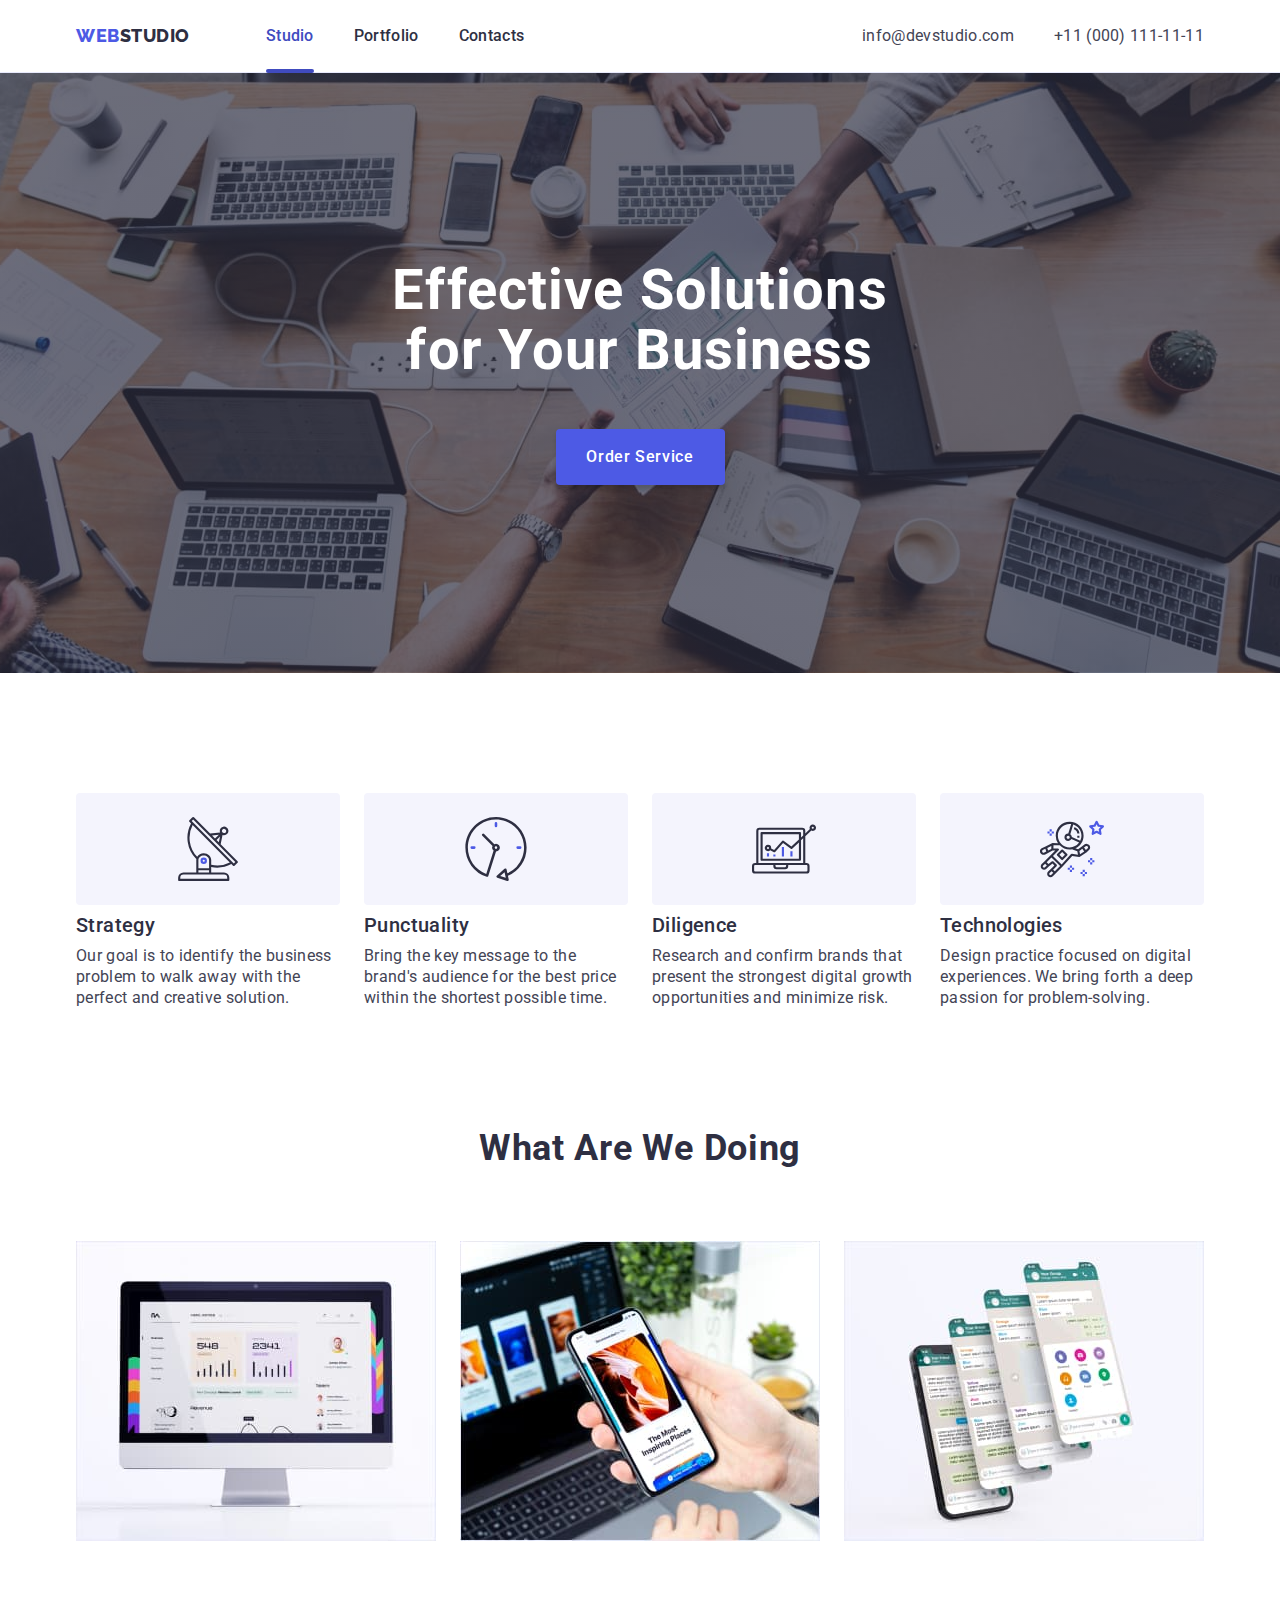
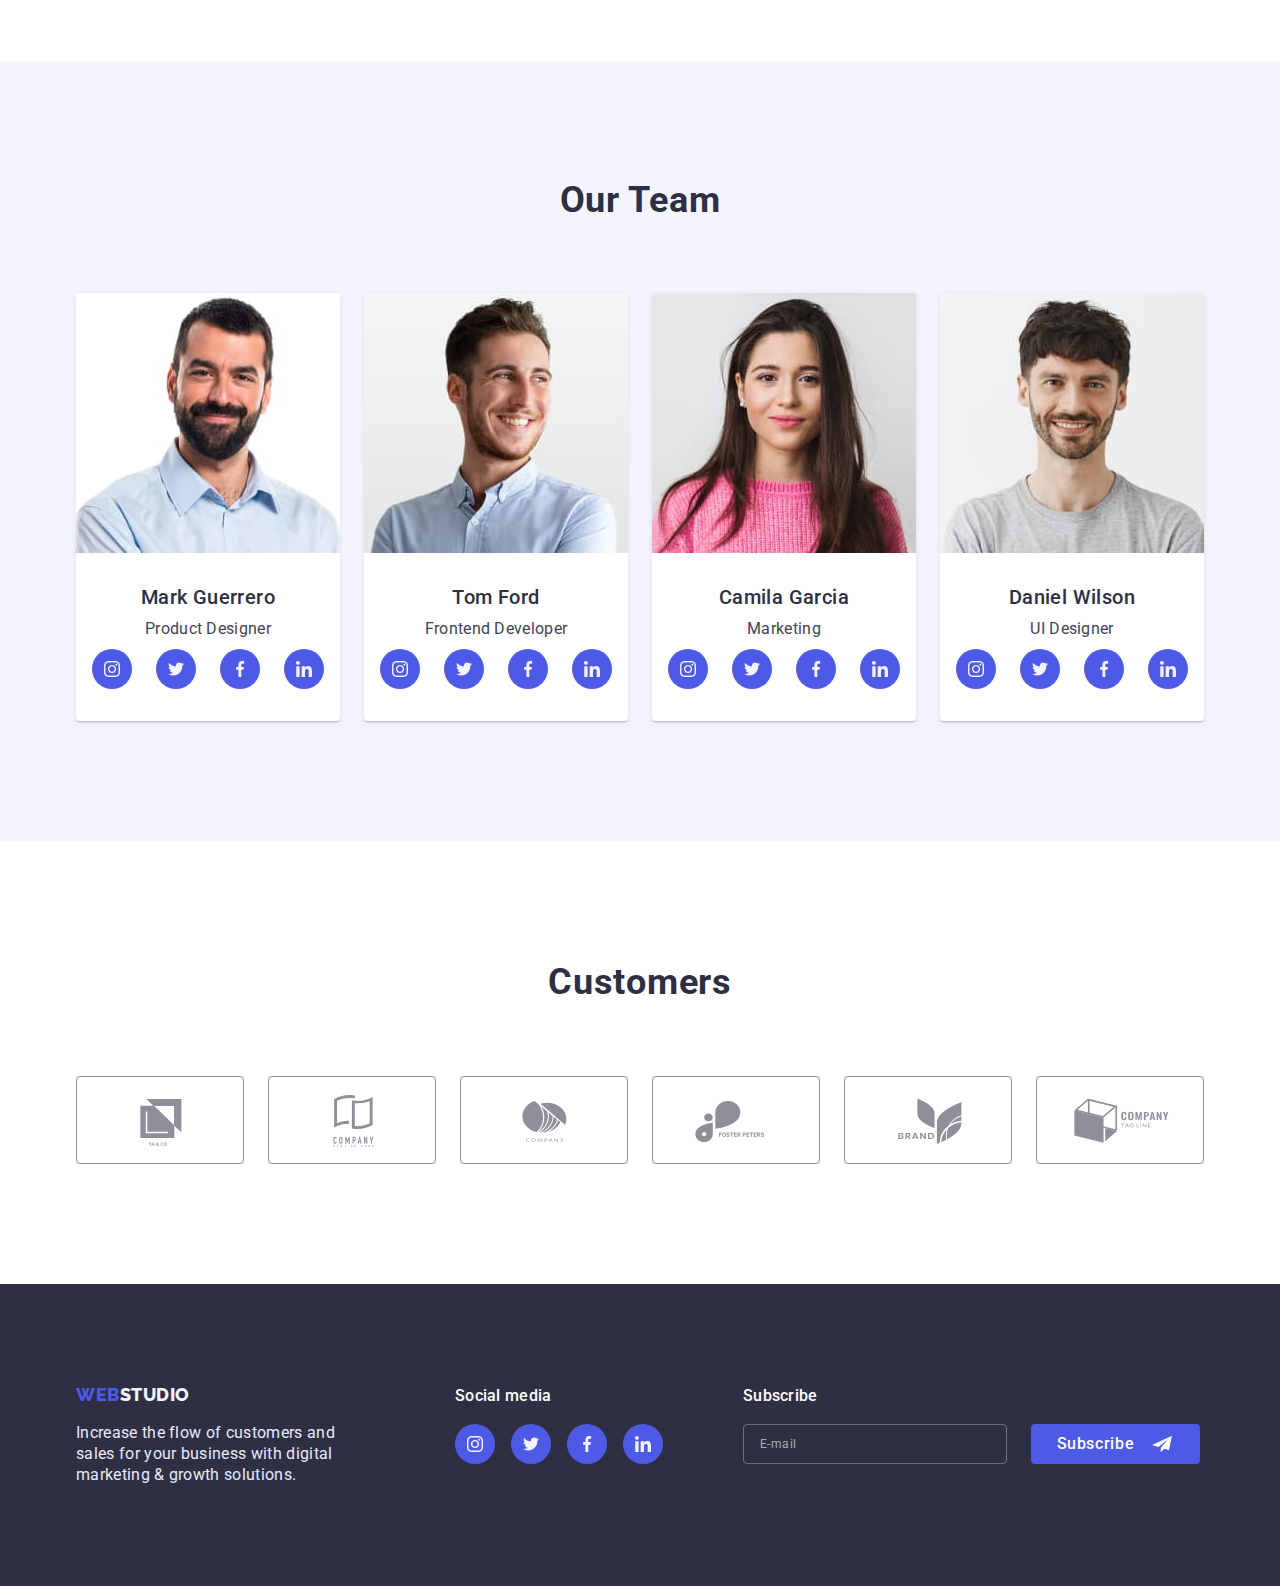
<file: index.html>
<!DOCTYPE html>
<html lang="en">
<head>
    <meta charset="UTF-8">
    <meta http-equiv="X-UA-Compatible" content="IE=edge">
    <meta name="viewport" content="width=device-width, initial-scale=1.0">
    <title>WedStudio</title>
    <link rel="preconnect" href="https://fonts.googleapis.com">
    <link rel="preconnect" href="https://fonts.gstatic.com" crossorigin>
    <link href="https://fonts.googleapis.com/css2?family=Raleway:wght@800&family=Roboto:wght@400;500;700;900&display=swap" rel="stylesheet">
    <link rel="stylesheet" href="https://cdnjs.cloudflare.com/ajax/libs/modern-normalize/1.1.0/modern-normalize.min.css">
    <link rel="stylesheet" href="css/styles.css">
</head>
<body>
    <!--Шапка-->
    <header class="header-website">
        <div class="container header-main">
        <nav class="header-nav">
            <a href="./index.html" class="header-logo logo link">Web<span class="logo-studio">Studio</span></a>
            <ul class="header-list list">
                <li><a class="header-link link current" href="./index.html">Studio</a></li>
                <li><a class="header-link link" href="./portfolio.html">Portfolio</a></li>
                <li><a class="header-link link" href="">Contacts</a></li>
            </ul>
        </nav>
        <address class="address">
            <ul class="address-list list">
                <li><a class="contacts link" href="mailto:info@devstudio.com">info@devstudio.com</a></li>
                <li><a class="contacts link" href="tel:+110001111111">+11 (000) 111-11-11</a></li>
            </ul>
        </address>  
        </div>   
    </header>

    <!--Унікальний Зміст-->
    <main>
        <section class="hero">
            <div class="container">
            <h1 class="title">Effective Solutions 
                for Your Business</h1>
            <button type="button" class="button-hero" data-modal-open>Order Service</button>
            </div>
        </section>

        <section class="information">
            <div class="container">
            <h2 hidden>Info</h2>
            <ul class="info-list list">
                <li class="item-info">
                    <div class="info-icon">
                        <svg width="64" height="64">
                            <use href="./images/icons.svg#icon-antenna"></use>
                        </svg>
                    </div>
                    <h3 class="info-caption">Strategy</h3>
                    <p class="info-text">Our goal is to identify the business problem to walk away with the perfect and creative solution. </p>
                </li>
                <li class="item-info">
                    <div class="info-icon">
                        <svg width="64" height="64">
                            <use href="./images/icons.svg#icon-clock"></use>
                        </svg>
                    </div>
                    <h3 class="info-caption">Punctuality</h3>
                    <p class="info-text">Bring the key message to the brand's audience for the best price within the shortest possible time.</p>
                </li>
                <li class="item-info">
                    <div class="info-icon">
                        <svg width="64" height="64">
                            <use href="./images/icons.svg#icon-diagram"></use>
                        </svg>
                    </div>
                    <h3 class="info-caption">Diligence</h3>
                    <p class="info-text">Research and confirm brands that present the strongest digital growth opportunities and minimize risk.</p>
                </li>
                <li class="item-info">
                    <div class="info-icon">
                        <svg width="64" height="64">
                            <use href="./images/icons.svg#icon-astronaut"></use>
                        </svg>
                    </div>
                    <h3 class="info-caption">Technologies</h3>
                    <p class="info-text">Design practice focused on digital experiences. We bring forth a deep passion for problem-solving.</p>
                </li>
            </ul>
            </div>
        </section>

        <section class="company-work">
            <div class="container">
            <h2 class="title-company-work">What are we doing</h2>
            <ul class="company-work-list list">
                <li class="company-work-cards">
                    <img src="./images/site.jpg"
                    alt="site"
                    width="360"
                    height="300"></li>

                <li class="company-work-cards">
                    <img src="./images/chat.jpg" 
                    alt="chat"
                    width="360"
                    height="300"></li>

                <li class="company-work-cards">
                    <img src="./images/application.jpg" 
                    alt="mobile application"
                    width="360"
                    height="300"></li>
            </ul>
            </div>
        </section>

        <section class="team">
            <div class="container">
            <h2 class="title-team">Our Team</h2> 

            <ul class="team-list list">
                <li class="item-team">
                    <img src="./images/TeamCard1.jpg" 
                    alt="Product Designer"
                    width="264"
                    height="260">
                    <div class="team-text">
                    <h3 class="team-caption">Mark Guerrero</h3>
                    <p class="team-position">Product Designer</p>
                    <ul class="team-soc-list list">
                        <li class="team-soc-item">
                            <a href="" class="team-soc-link link">
                                <svg width="16" height="16">
                                <use href="./images/icons.svg#icon-instagram"></use>
                                </svg>
                            </a>
                        </li>
                        <li class="team-soc-item">
                            <a href="" class="team-soc-link link">
                                <svg width="16" height="16">
                                <use href="./images/icons.svg#icon-twitter"></use>
                                </svg>
                            </a>
                        </li>
                        <li class="team-soc-item">
                            <a href="" class="team-soc-link link">
                                <svg width="16" height="16">
                                <use href="./images/icons.svg#icon-facebook"></use>
                                </svg>
                            </a>
                        </li>
                        <li class="team-soc-item">
                            <a href="" class="team-soc-link link">
                                <svg width="16" height="16">
                                <use href="./images/icons.svg#icon-linkedin"></use>
                                </svg>
                            </a>
                        </li>
                    </ul>
                    </div>
                </li>
                <li class="item-team">
                    <img src="./images/TeamCard2.jpg" 
                    alt="Frontend Developer"
                    width="264"
                    height="260">
                    <div class="team-text">
                    <h3 class="team-caption">Tom Ford</h3>
                    <p class="team-position">Frontend Developer</p>
                    <ul class="team-soc-list list">
                        <li class="team-soc-item">
                            <a href="" class="team-soc-link link">
                                <svg width="16" height="16">
                                <use href="./images/icons.svg#icon-instagram"></use>
                                </svg>
                            </a>
                        </li>
                        <li class="team-soc-item">
                            <a href="" class="team-soc-link link">
                                <svg width="16" height="16">
                                <use href="./images/icons.svg#icon-twitter"></use>
                                </svg>
                            </a>
                        </li>
                        <li class="team-soc-item">
                            <a href="" class="team-soc-link link">
                                <svg width="16" height="16">
                                <use href="./images/icons.svg#icon-facebook"></use>
                                </svg>
                            </a>
                        </li>
                        <li class="team-soc-item">
                            <a href="" class="team-soc-link link">
                                <svg width="16" height="16">
                                <use href="./images/icons.svg#icon-linkedin"></use>
                                </svg>
                            </a>
                        </li>
                    </ul>
                    </div>
                </li>
                <li class="item-team">
                    <img src="./images/TeamCard3.jpg" 
                    alt="Marketing"
                    width="264"
                    height="260">
                    <div class="team-text">
                    <h3 class="team-caption">Camila Garcia</h3>
                    <p class="team-position">Marketing</p>
                    <ul class="team-soc-list list">
                        <li class="team-soc-item">
                            <a href="" class="team-soc-link link">
                                <svg width="16" height="16">
                                <use href="./images/icons.svg#icon-instagram"></use>
                                </svg>
                            </a>
                        </li>
                        <li class="team-soc-item">
                            <a href="" class="team-soc-link link">
                                <svg width="16" height="16">
                                <use href="./images/icons.svg#icon-twitter"></use>
                                </svg>
                            </a>
                        </li>
                        <li class="team-soc-item">
                            <a href="" class="team-soc-link link">
                                <svg width="16" height="16">
                                <use href="./images/icons.svg#icon-facebook"></use>
                                </svg>
                            </a>
                        </li>
                        <li class="team-soc-item">
                            <a href="" class="team-soc-link link">
                                <svg width="16" height="16">
                                <use href="./images/icons.svg#icon-linkedin"></use>
                                </svg>
                            </a>
                        </li>
                    </ul>
                    </div>
                </li>
                <li class="item-team">
                    <img src="./images/TeamCard4.jpg" 
                    alt="UI Designer"
                    width="264"
                    height="260">
                    <div class="team-text">
                    <h3 class="team-caption">Daniel Wilson</h3>
                    <p class="team-position">UI Designer</p>
                    <ul class="team-soc-list list">
                        <li class="team-soc-item">
                            <a href="" class="team-soc-link link">
                                <svg width="16" height="16">
                                <use href="./images/icons.svg#icon-instagram"></use>
                                </svg>
                            </a>
                        </li>
                        <li class="team-soc-item">
                            <a href="" class="team-soc-link link">
                                <svg width="16" height="16">
                                <use href="./images/icons.svg#icon-twitter"></use>
                                </svg>
                            </a>
                        </li>
                        <li class="team-soc-item">
                            <a href="" class="team-soc-link link">
                                <svg width="16" height="16">
                                <use href="./images/icons.svg#icon-facebook"></use>
                                </svg>
                            </a>
                        </li>
                        <li class="team-soc-item">
                            <a href="" class="team-soc-link link">
                                <svg width="16" height="16">
                                <use href="./images/icons.svg#icon-linkedin"></use>
                                </svg>
                            </a>
                        </li>
                    </ul>
                    </div>
                </li>
            </ul>
            </div>
        </section>

        <section class="customers">
            <div class="conteiner">
                <h2 class="title-customers">Customers</h2>
                    <ul class="customers-list list">
                        <li class="customers-icon-item">
                                <svg class="customers-icon"
                                 width="104" height="56">
                                    <use href="./images/icons.svg#icon-Logo1"></use>
                                </svg>
                        </li>
                        <li class="customers-icon-item">
                                <svg class="customers-icon"
                                 width="104" height="56">
                                    <use href="./images/icons.svg#icon-Logo2"></use>
                                </svg>
                        </li>
                        <li class="customers-icon-item">
                                <svg class="customers-icon"
                                 width="104" height="56">
                                    <use href="./images/icons.svg#icon-Logo3"></use>
                                </svg>
                        </li>
                        <li class="customers-icon-item">
                                <svg class="customers-icon"
                                 width="104" height="56">
                                    <use href="./images/icons.svg#icon-Logo4"></use>
                                </svg>
                        </li>
                        <li class="customers-icon-item">
                                <svg class="customers-icon"
                                 width="104" height="56">
                                    <use href="./images/icons.svg#icon-Logo5"></use>
                                </svg>
                        </li>
                        <li class="customers-icon-item">
                                <svg class="customers-icon"
                                 width="104" height="56">
                                    <use href="./images/icons.svg#icon-Logo6"></use>
                                </svg>
                        </li>
                    </ul>
            </div>
        </section>
    </main>

    <!--Нижня Частина-->
    <footer class="footer-website">
        <div class="container footer-content">
            <div class="footer-section">
                <a href="./index.html" class="logo link">Web<span class="logo-studio-footer">Studio</span></a>
                <p class="footer-text">Increase the flow of customers and 
                 sales for your business with digital 
                 marketing & growth solutions.</p>
            </div>
            
            <div class="footer-social-media">
                <p class="footer-title">Social media</p>
                <ul class="footer-soc-list list">
                    <li class="footer-soc-item">
                        <a href="" class="footer-soc-link link">
                            <svg width="16" height="16">
                                <use href="./images/icons.svg#icon-instagram"></use>
                            </svg>
                         </a>
                    </li>
                    <li class="footer-soc-item">
                        <a href="" class="footer-soc-link link">
                            <svg width="16" height="16">
                                <use href="./images/icons.svg#icon-twitter"></use>
                            </svg>
                        </a>
                    </li>
                    <li class="footer-soc-item">
                        <a href="" class="footer-soc-link link">
                            <svg width="16" height="16">
                                <use href="./images/icons.svg#icon-facebook"></use>
                            </svg>
                        </a>
                    </li>
                    <li class="footer-soc-item">
                        <a href="" class="footer-soc-link link">
                            <svg width="16" height="16">
                                <use href="./images/icons.svg#icon-linkedin"></use>
                            </svg>
                        </a>
                    </li>
                </ul>
            </div>

            <div >
                <p class="footer-title">Subscribe</p>
                <form class="footer-form">
                    <label class="footer-field">
                            <input class="modal-footer-input" 
                            type="text" 
                            name="subscribe"
                            placeholder="E-mail">
                    </label>

                    <button class="subscribe-button" type="submit">Subscribe
                        <svg class="frame" width="24" height="20">
                            <use href="./images/icons.svg#frame"></use>
                        </svg>
                    </button>
                </form>
            </div>
        </div>
    </footer>

<!--Модальне Вікно-->

    <div class="backdrop is-hidden" data-modal>
        <div class="modal">
            <button type="button" class="close-modal" data-modal-close >
                <svg class="modal-icon" width="8" height="8">
                <use href="./images/icons.svg#icon-close"></use>
                </svg>
            </button>
            <p class="modal-title">Leave your contacts and we will call you back</p>
            <form>
                <label class="modal-field">
                        <span class="modal-description">Name</span>
                        <input class="modal-input" 
                        type="text" 
                        name="user-name"
                        required>
                        <svg class="modal-input-icon" width="18" height="24">
                            <use href="./images/icons.svg#person-name"></use>
                        </svg>
                    
                </label>

                <label class="modal-field">
                        <span class="modal-description">Phone</span>
                        <input class="modal-input" 
                        type="tel" 
                        name="user-tel"
                        required>
                        <svg class="modal-input-icon" width="18" height="24">
                            <use href="./images/icons.svg#icon-phone"></use>
                        </svg>
                </label>

                <label class="modal-field">
                        <span class="modal-description">Email</span>
                        <input class="modal-input" 
                        type="email" 
                        name="user-email"
                        required>
                        <svg class="modal-input-icon" width="18" height="24">
                            <use href="./images/icons.svg#icon-email"></use>
                        </svg>
                </label>



                <label class="comment-field">
                    <span class="modal-description">Comment</span>
                    <textarea 
                    class="modal-comments" 
                    name="comment" 
                    placeholder="Text input"></textarea>
                </label>

                <div class="conditions-field">
                    <input type="checkbox"
                    class="modal-check visually-hidden"
                    id="privacy"
                    name="conditions"
                    value="consent">
                    <label for="privacy" class="text-conditions">
                        <span class="check-icon">
                            <svg width="10" height="8">
                                <use href="./images/icons.svg#icon-click"></use>
                            </svg>
                        </span> 
                    I accept the terms and conditions of the <a href="" class="link-conditions">Privacy Policy</a>
                    </label>
                </div>

                <button class="modal-button" type="submit">Send</button>
            </form>

        </div>
    </div>
    <script src="./js/modal.js"></script>
</body>
</html>
</file>
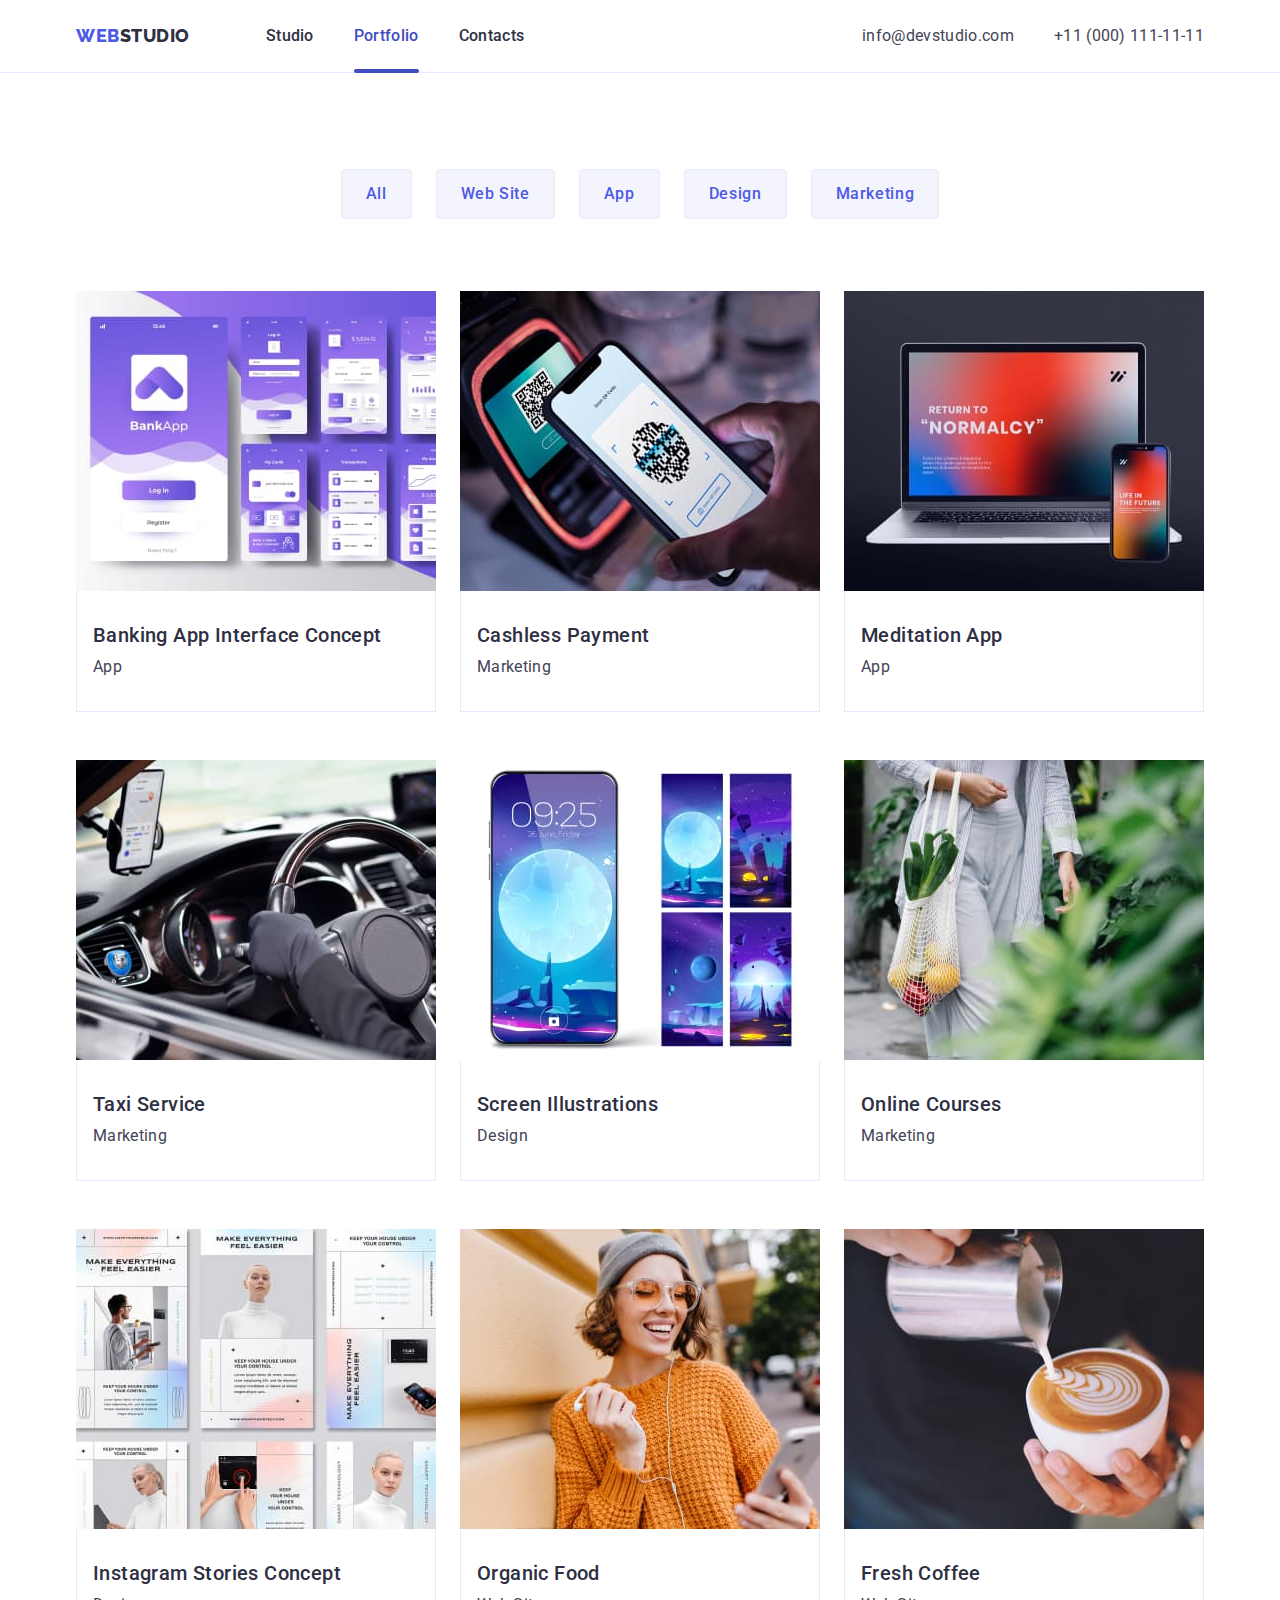
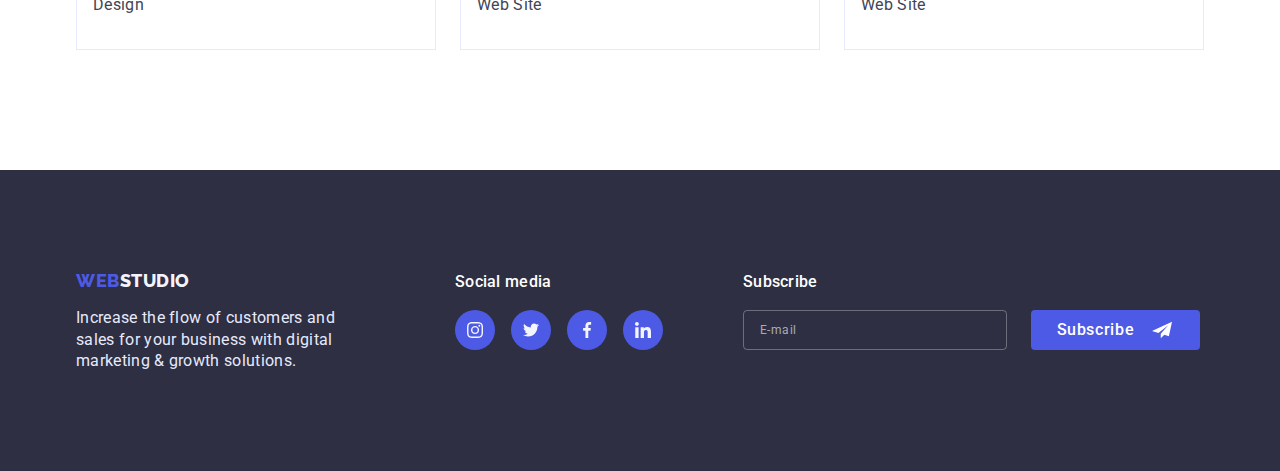
<file: portfolio.html>
<!DOCTYPE html>
<html lang="en">
<head>
    <meta charset="UTF-8">
    <meta http-equiv="X-UA-Compatible" content="IE=edge">
    <meta name="viewport" content="width=device-width, initial-scale=1.0">
    <title>WedStudio</title>
    <link rel="preconnect" href="https://fonts.googleapis.com">
    <link rel="preconnect" href="https://fonts.gstatic.com" crossorigin>
    <link href="https://fonts.googleapis.com/css2?family=Raleway:wght@800&family=Roboto:wght@400;500;700;900&display=swap" rel="stylesheet">
    <link rel="stylesheet" href="https://cdnjs.cloudflare.com/ajax/libs/modern-normalize/1.1.0/modern-normalize.min.css">
    <link rel="stylesheet" href="css/styles.css">
</head>
<body>
    <!--Шапка-->
    <header class="header-website">
        <div class="container header-main">
        <nav class="header-nav">
            <a href="./index.html" class="header-logo logo link">Web<span class="logo-studio">Studio</span></a>
            <ul class="header-list list">
                <li class="item-header"><a class="header-link link" href="./index.html">Studio</a></li>
                <li class="item-header"><a class="header-link link current" href="./portfolio.html">Portfolio</a></li>
                <li class="item-header"><a class="header-link link" href="">Contacts</a></li>
            </ul>
        </nav>
        <address class="address">
            <ul class="address-list list">
                <li class="item-contacts"><a class="contacts link" href="mailto:info@devstudio.com">info@devstudio.com</a></li>
                <li class="item-contacts"><a class="contacts link" href="tel:+110001111111">+11 (000) 111-11-11</a></li>
            </ul>
        </address>  
        </div>   
    </header>


    <!--Унікальний Зміст-->
    <main>
        <section class="portfolio">
            <div class="container">
            <h1 hidden>Navigation</h1>
            <ul class="list list-button">
                <li class="btn-item"><button type="button" class="button-nav">All</button></li>
                <li class="btn-item"><button type="button" class="button-nav">Web Site</button></li>
                <li class="btn-item"><button type="button" class="button-nav">App</button></li>
                <li class="btn-item"><button type="button" class="button-nav">Design</button></li>
                <li class="btn-item"><button type="button" class="button-nav">Marketing</button></li>
            </ul>

            <ul class="list list-card">
                <li class="row-cards">
                <a href="" class="link">
                    <div class="cards-wrap">
                    <img src="./images/portfolio1.jpg"
                    alt="Interface"
                    width="360"
                    height="300"> 
                    <p class="cards-cover-text">14 Stylish and User-Friendly App Design Concepts · Task Manager App · Calorie Tracker App · Exotic Fruit Ecommerce App · Cloud Storage App</p>
                    </div>
                    <div class="cards-container">
                    <h2 class="cards-caption">Banking App Interface Concept</h2>
                    <p class="cards-text">App</p>
                    </div> 
                </a> 
                </li>
                <li class="row-cards">
                <a href="" class="link">
                    <div class="cards-wrap">
                    <img src="./images/portfolio2.jpg" 
                    alt="Payments"
                    width="360"
                    height="300"> 
                    <p class="cards-cover-text">14 Stylish and User-Friendly App Design Concepts · Task Manager App · Calorie Tracker App · Exotic Fruit Ecommerce App · Cloud Storage App</p>
                    </div>
                    <div class="cards-container">
                    <h2 class="cards-caption">Cashless Payment</h2> 
                    <p class="cards-text">Marketing</p>
                    </div> 
                </a> 
                </li>
                <li class="row-cards">
                <a href="" class="link">
                    <div class="cards-wrap">
                    <img src="./images/portfolio3.jpg" 
                    alt="App Applications"
                    width="360"
                    height="300"> 
                    <p class="cards-cover-text">14 Stylish and User-Friendly App Design Concepts · Task Manager App · Calorie Tracker App · Exotic Fruit Ecommerce App · Cloud Storage App</p>
                    </div>
                    <div class="cards-container">
                    <h2 class="cards-caption">Meditation App</h2>
                    <p class="cards-text">App</p>
                    </div> 
                </a> 
                </li>
                <li class="row-cards">
                <a href="" class="link">
                    <div class="cards-wrap">
                    <img src="./images/portfolio4.jpg"
                    alt="Taxi"
                    width="360"
                    height="300"> 
                    <p class="cards-cover-text">14 Stylish and User-Friendly App Design Concepts · Task Manager App · Calorie Tracker App · Exotic Fruit Ecommerce App · Cloud Storage App</p>
                    </div>
                    <div class="cards-container">
                    <h2 class="cards-caption">Taxi Service</h2>
                    <p class="cards-text">Marketing</p>
                    </div> 
                </a> 
                </li>
                <li class="row-cards">
                    <a href="" class="link">
                    <div class="cards-wrap">
                    <img src="./images/portfolio5.jpg" 
                    alt="Illustrations"
                    width="360"
                    height="300"> 
                    <p class="cards-cover-text">14 Stylish and User-Friendly App Design Concepts · Task Manager App · Calorie Tracker App · Exotic Fruit Ecommerce App · Cloud Storage App</p>
                    </div>
                    <div class="cards-container">
                    <h2 class="cards-caption">Screen Illustrations</h2> 
                    <p class="cards-text">Design</p>
                    </div>
                </a> 
                </li>
                <li class="row-cards">
                    <a href="" class="link">
                    <div class="cards-wrap">
                    <img src="./images/portfolio6.jpg" 
                    alt="Student"
                    width="360"
                    height="300"> 
                    <p class="cards-cover-text">14 Stylish and User-Friendly App Design Concepts · Task Manager App · Calorie Tracker App · Exotic Fruit Ecommerce App · Cloud Storage App</p>
                    </div>
                    <div class="cards-container">
                    <h2 class="cards-caption">Online Courses</h2>
                    <p class="cards-text">Marketing</p>
                    </div>
                </a> 
                </li>
                <li class="row-cards">
                    <a href="" class="link">
                    <div class="cards-wrap">
                    <img src="./images/portfolio7.jpg"
                    alt="Instagram Stories"
                    width="360"
                    height="300"> 
                    <p class="cards-cover-text">14 Stylish and User-Friendly App Design Concepts · Task Manager App · Calorie Tracker App · Exotic Fruit Ecommerce App · Cloud Storage App</p>
                    </div>
                    <div class="cards-container">
                    <h2 class="cards-caption">Instagram Stories Concept</h2>
                    <p class="cards-text">Design</p>
                    </div>
                </a> 
                </li>
                <li class="row-cards">
                    <a href="" class="link">
                    <div class="cards-wrap">
                    <img src="./images/portfolio8.jpg" 
                    alt="Proper Nutrition"
                    width="360"
                    height="300"> 
                    <p class="cards-cover-text">14 Stylish and User-Friendly App Design Concepts · Task Manager App · Calorie Tracker App · Exotic Fruit Ecommerce App · Cloud Storage App</p>
                    </div>
                    <div class="cards-container">
                    <h2 class="cards-caption">Organic Food</h2> 
                    <p class="cards-text">Web Site</p>
                    </div>
                </a> 
                </li>
                <li class="row-cards">
                    <a href="" class="link">
                    <div class="cards-wrap">
                    <img src="./images/portfolio9.jpg" 
                    alt="Coffee"
                    width="360"
                    height="300"> 
                    <p class="cards-cover-text">14 Stylish and User-Friendly App Design Concepts · Task Manager App · Calorie Tracker App · Exotic Fruit Ecommerce App · Cloud Storage App</p>
                    </div>
                    <div class="cards-container">
                    <h2 class="cards-caption">Fresh Coffee</h2>
                    <p class="cards-text">Web Site</p>
                    </div>
                </a> 
                </li>
            </ul>
        </div>
        </section>
    </main>

     <!--Нижня Частина-->
     <footer class="footer-website">
        <div class="container footer-content">
            <div class="footer-section">
                <a href="./index.html" class="logo link">Web<span class="logo-studio-footer">Studio</span></a>
                <p class="footer-text">Increase the flow of customers and 
                 sales for your business with digital 
                 marketing & growth solutions.</p>
            </div>
            
            <div class="footer-social-media">
                <p class="footer-title">Social media</p>
                <ul class="footer-soc-list list">
                    <li class="footer-soc-item">
                        <a href="" class="footer-soc-link link">
                            <svg width="16" height="16">
                                <use href="./images/icons.svg#icon-instagram"></use>
                            </svg>
                         </a>
                    </li>
                    <li class="footer-soc-item">
                        <a href="" class="footer-soc-link link">
                            <svg width="16" height="16">
                                <use href="./images/icons.svg#icon-twitter"></use>
                            </svg>
                        </a>
                    </li>
                    <li class="footer-soc-item">
                        <a href="" class="footer-soc-link link">
                            <svg width="16" height="16">
                                <use href="./images/icons.svg#icon-facebook"></use>
                            </svg>
                        </a>
                    </li>
                    <li class="footer-soc-item">
                        <a href="" class="footer-soc-link link">
                            <svg width="16" height="16">
                                <use href="./images/icons.svg#icon-linkedin"></use>
                            </svg>
                        </a>
                    </li>
                </ul>
            </div>

            <div >
                <p class="footer-title">Subscribe</p>
                <form class="footer-form">
                    <label class="footer-field">
                        <div>
                            <input class="modal-footer-input" 
                            type="text" 
                            name="subscribe"
                            placeholder="E-mail">
                        </div>
                    </label>

                    <button class="subscribe-button" type="submit">Subscribe
                        <svg class="frame" width="24" height="20">
                            <use href="./images/icons.svg#frame"></use>
                        </svg>
                    </button>
                </form>
            </div>
        </div>
    </footer>
</body>
</html>
</file>
<file: css/styles.css>
body {
  font-family: 'Roboto',sans-serif;
  color: #434455;
  }

p,h1,h2,h3,h4,h5,h6 {
  margin: 0;
}

ul {
  padding-left: 0;
  margin: 0;
}

img {
  display: block;
  max-width: 100%;
  height: auto;
}

:root {
  --transition: 250ms cubic-bezier(0.4, 0, 0.2, 1);
  --bg-color:#2E2F42;
  --bg-second-color: #F4F4FD;

  --logo-color: #4D5AE5;

  --color-header-link: #2E2F42;
  --color-contacts: #434455;
  --selection-header: #404BBF;

  --hero-title-color: #FFFFFF;
  --bttn-color: #FFFFFF;
  --bttn-bg-color: #4D5AE5;
  --selection-bttn-hero: #404bbf;
  --background-gradient: linear-gradient(rgba(46, 47, 66, 0.7), rgba(46, 47, 66, 0.7));

  --text-main: #2E2F42;
  --shadow-team-cards: 0px 1px 6px rgba(46, 47, 66, 0.08), 
  0px 1px 1px rgba(46, 47, 66, 0.16), 
  0px 2px 1px rgba(46, 47, 66, 0.08);
  --bg-color-icon: #F4F4FD;
  --bg-color-photo: #FFFFFF;
  --icon-soc-team:#4D5AE5;
  --selection-icon-team:#404BBF;

  --photo-border:#E7E9FC;
  --selection-icon-customers: #404BBF;

  --nav-bttn-color: #4D5AE5;
  --nav-bttn-bg: #F4F4FD;
  --nav-bttn-border: #E7E9FC;
  --selection-bttn-nav-text: #FFFFFF;
  --selection-bttn-nav: #404BBF;
  --shadow-bttn-nav: 0px 3px 1px rgba(0, 0, 0, 0.1), 
  0px 2px 1px rgba(0, 0, 0, 0.08), 
  0px 2px 2px rgba(0, 0, 0, 0.12);

  --cards-text-color: #2e2f42; 
  --cards-subtext-color: #434455;
  --shadow-cards: 0px 1px 6px rgba(46, 47, 66, 0.08),
  0px 1px 1px rgba(46, 47, 66, 0.16), 
  0px 2px 1px rgba(46, 47, 66, 0.08);

  --footer-text: #E7E9FC;
  --footer-text-soc: #FFFFFF;
  --footer-icon-soc: rgba(255, 255, 255, 0.1);
  --selection-footer-icon: #31D0AA;

  --modal-background: #FCFCFC;
  --colot-modal: #404BBF;
}

.link {  
  text-decoration: none; 
}

.container {
  width: 1158px;
  padding-right: 15px;
  padding-left: 15px;
  margin: 0 auto;}

.visually-hidden {
  position: absolute;
  width: 1px;
  height: 1px;
  margin: -1px;
  border: 0;
  padding: 0;
    
  white-space: nowrap;
  clip-path: inset(100%);
  clip: rect(0 0 0 0);
  overflow: hidden;}


/*Header CSS*/

.header-website {
  padding-top: 24px;
  padding-bottom: 24px;
  border-bottom: 1px solid #E7E9FC;
}

.header-main {
  display: flex;
}

.header-nav {
  display: flex;
  align-items: center;
  margin-right: auto;
}

.header-logo {
  margin-right: 76px;
}

.logo {
  font-family: 'Raleway', sans-serif;
  text-transform: uppercase;
  font-weight: 800;
  font-size: 18px;
  line-height: 1.17;
  letter-spacing: 0.03em;
  color: var(--logo-color);
}

.logo-studio {
  color: #2E2F42;
}

.logo-studio-footer {
  color: #F4F4FD;
}

.list {
  list-style: none;
}

.header-list {
  display: flex;
  gap: 40px;
}

.header-link {
  display: block;
  position: relative;
  font-weight: 500;
  font-size: 16px;
  line-height: 1.5;
  letter-spacing: 0.02em;
  transition: var(--transition);
  color: var(--color-header-link);
}

.header-link.current {
  color: var(--selection-header);
}

.current::after {
  position: absolute; 
  display: block;
  content: "";
  width: 100%;
  height: 4px;
  top: 45px;
  left: 0;
  bottom: 0;
  background-color: var(--selection-header);
  border-radius: 2px;
}

.header-link:hover, 
.header-link:focus {
  color:var(--selection-header);
}

.address {
  font-style: normal;
}

.address-list {
  display: flex;
  gap: 40px;
}

.contacts {
  font-family: 'Roboto';
  font-size: 16px;
  line-height: 1.5;
  letter-spacing: 0.02em;
  transition: var(--transition);
  color: var(--color-contacts);
  
}
.contacts:hover,
.contacts:focus {
  color: var(--selection-header);
}

/*------Section Hero------*/

.hero {
  padding-top: 188px;
  padding-bottom: 188px;
  max-width: 1440px;
  margin: 0 auto;
  background-color: var(--bg-color);
  background-image: var(--background-gradient),
  url(../images/BackgroundPhoto.jpg);
  background-repeat: no-repeat;
  background-position: center;
}

.title {
  font-weight: 700;
  font-size: 56px;
  max-width: 496px;
  line-height: 1.07;
  letter-spacing: 0.02em;
  color: var(--hero-title-color);
  text-align: center;
  margin: 0 auto;
  white-space:pre-line;
  margin-bottom: 48px;
}

.button-hero {
  font-family: 'Roboto', sans-serif;
  font-style: normal;
  min-width: 169px;
  height: 56px;
  font-weight: 500;
  font-size: 16px;
  line-height: 1.5;
  letter-spacing: 0.04em;
  color: var(--bttn-color);
  background-color: var(--bttn-bg-color);
  box-shadow: 0px 4px 4px rgba(0, 0, 0, 0.15);
  border-radius: 4px;
  border: 0cm;
  margin: 0 auto;
  display: block;
  cursor: pointer;  
  transition: var(--transition);
}

.button-hero:hover,
.button-hero:focus {
  background-color: var(--selection-bttn-hero);
}

/*------Section Information------*/ 

.information {
  padding-top: 120px;
  padding-bottom: 120px;
}

.info-list {
  display: flex;
  justify-content: space-between;
  gap: 24px;
}

.item-info {
  width: calc((100% - 72px) / 4);
  max-width: 264px;
}

.info-icon {
  width: 100%;
  height: 112px;
  background-color: var(--bg-color-icon);
  border-radius: 4px;
  margin-bottom: 8px;
  display: flex;
  align-items: center;
  justify-content: center;
}

.info-caption {
  font-weight: 500;
  font-size: 20px;
  line-height: 1.2;
  letter-spacing: 0.02em;
  color: var(--text-main);
  margin-bottom: 8px;
}

.info-text {
  font-size: 16px;
  line-height: 1.33;
  letter-spacing: 0.02em;
}

/*------Section Company Work------*/

.company-work {
  padding-bottom: 120px;
}

.title-company-work {
  font-weight: 700;
  font-size: 36px;
  line-height: 1.11;
  letter-spacing: 0.02em;
  margin-bottom: 72px;
  text-transform: capitalize;
  text-align: center;
  color: var(--text-main);
}

.company-work-list {
  display: flex;
  justify-content: space-between;
  gap: 24px;
}

 .company-work-cards {
  width: calc((100% - 48px) / 3);
}


/*------Section Team------*/

.team {
  padding-top: 120px;
  padding-bottom: 120px;
  background-color: var(--bg-second-color);
}

.team-list {
  display: flex;
  justify-content: space-between;
  gap: 24px;
}

.item-team {
  background-color: var(--bg-color-photo);
  width: calc((100% - 72px) / 4);
  box-shadow: var(--shadow-team-cards);
  border-radius: 0px 0px 4px 4px;
}

.title-team {
  font-weight: 700;
  font-size: 36px;
  line-height: 1.11;
  letter-spacing: 0.02em;
  margin-bottom: 72px;
  text-transform: capitalize;
  text-align: center;
  color: var(--text-main);
}

.team-text {
  padding-top: 32px;
  padding-bottom: 32px;
}

.team-caption {
  font-weight: 500;
  font-size: 20px;
  line-height: 1.2;
  letter-spacing: 0.02em;
  color: var(--text-main);
  text-align: center;
  margin-bottom: 8px;
}

.team-position { 
  font-size: 16px;
  line-height: 1.5;
  letter-spacing: 0.02em;
  text-align: center;
  margin-bottom: 8px;
}

.team-soc-list {
  display: flex;
  justify-content: center;
  align-items: center;
  gap: 24px;
}

.team-soc-item {
  width: 40px;
  height: 40px;
}

.team-soc-link {
  display: flex;
  align-items: center;
  justify-content: center;
  width: 100%;
  height: 100%;
  border-radius: 50%;
  background-color: var(--icon-soc-team);
  transition: var(--transition);
}

.team-soc-link:hover,
.team-soc-link:focus {
  background-color: var(--selection-icon-team);
}

/*------Customers------*/

.customers {
  padding-top: 120px;
  padding-bottom: 120px;
}

.title-customers {
  font-weight: 700;
  font-size: 36px;
  line-height: 1.22;
  letter-spacing: 0.02em;
  margin-bottom: 72px;
  text-align: center;
  text-transform: capitalize;
  color: var(--text-main);
}

.customers-list {
  display: flex;
  justify-content: center;
  align-items: center;
  gap: 24px;
}

.customers-icon-item {
  display: flex;
  align-items: center;
  justify-content: center;
  width: 168px;
  height: 88px;
  border: 1px solid #8E8F99;
  border-radius: 4px;
  color: #8e8f99;
  transition: var(--transition);
  cursor: pointer;
}

.customers-icon {
  fill: currentColor;
}

.customers-icon-item:hover, 
.customers-icon-item:focus {
  border-color: var(--selection-icon-customers);
  color: var(--selection-icon-customers);
}

/*------Portfolio Nav------*/

.portfolio {
  padding-top: 96px;
  padding-bottom: 120px;
}

.list-button {
  display: flex;
  gap: 24px;
  margin-bottom: 72px;
  justify-content: center;
} 

.button-nav {
  font-family: 'Roboto', sans-serif;
  font-weight: 500;
  font-size: 16px;
  line-height: 1.5;
  letter-spacing: 0.04em;
  color: var(--nav-bttn-color);
  background-color: var(--nav-bttn-bg);
  border: 1px solid var(--nav-bttn-border);
  border-radius: 4px;
  margin: 0 auto;
  cursor: pointer;
  padding: 12px 24px;
  transition: var(--transition);
}

.button-nav:hover,
.button-nav:focus{
  color: var(--selection-bttn-nav-text);
  background-color: var(--selection-bttn-nav);
  box-shadow: var(--shadow-bttn-nav);
}

/*Portfolio Cards*/

.list-card {
  display: flex;
  flex-wrap: wrap;
  column-gap: 24px;
  row-gap: 48px;
}

.row-cards {
  width: calc((100% - 48px) / 3);
  transition: var(--transition); 
}

.cards-wrap {
  position: relative;
  overflow: hidden;
}

.row-cards:hover .cards-cover-text {
  transform: translate(0);
}

.cards-cover-text { 
  position: absolute;
  top: 0;
  font-size: 16px;
  line-height: 1.5;
  letter-spacing: 0.02em;
  color: #F4F4FD;
  background-color: #4D5AE5;
  padding: 40px 32px 164px;
  transform: translatey(100%);
  transition: var(--transition);
}

.cards-container {
  background-color: var(--bg-color-photo);
  padding-top: 32px;
  padding-bottom: 32px;
  padding-left: 16px;
  border: 1px solid var(--photo-border);
  border-top: none;
}

.row-cards:hover,
.row-cards:focus {
  box-shadow: var(--shadow-cards)
}

.cards-caption {
  font-weight: 500;
  font-size: 20px;
  line-height: 1.2;
  letter-spacing: 0.02em;
  color: var(--cards-text-color);
  margin-bottom: 8px;
}

.cards-text {
  font-size: 16px;
  line-height: 1.5;
  letter-spacing: 0.02em;
  color: var(--cards-subtext-color);
}

/*------Footer------*/

.footer-website {
  padding-top: 100px;
  padding-bottom: 100px;
  margin-right: auto;
  background-color: var(--bg-color);
}

.footer-content {
  display: flex;
  align-items: start;
}

.footer-section {
  margin-right: 120px;
}

.footer-text {
  font-size: 16px;
  line-height: 1.33;
  letter-spacing: 0.02em;
  margin-top: 16px;
  color: var(--footer-text);
  white-space: pre-line;
  max-width: 264px; 
}

.footer-social-media {
  margin-right: 80px;
}

.footer-title {
  font-weight: 500;
  font-size: 16px;
  line-height: 1.5;
  letter-spacing: 0.02em;
  color: var(--footer-text-soc);
  margin-bottom: 16px;
}

.footer-soc-list {
  display: flex;
  justify-content: center;
  align-items: center;
  gap: 16px;
}

.footer-soc-link {
  width: 40px;
  height: 40px;
  border-radius: 50%;
  background-color: var(--icon-soc-team);
  transition: var(--transition);
  display: flex;
  align-items: center;
  justify-content: center;
}

.footer-soc-link:hover,
.footer-soc-link:focus {
  background-color: var(--selection-footer-icon);
}

.footer-form {
  display: flex;
  justify-content: center;
  align-items: center;
  gap: 24px;
}

.modal-footer-input {
  min-width: 264px;
  height: 40px;
  border: 1px solid rgba(255, 255, 255, 0.3);
  border-radius: 4px;
  background-color: transparent;
  padding-left: 16px;
  font-size: 18px;
  outline: transparent;
  color: rgba(255, 255, 255, 0.6);
}

.modal-footer-input::placeholder {
  font-size: 12px;
  line-height: 2;
  letter-spacing: 0.04em;
  color: rgba(255, 255, 255, 0.6);
  position: absolute;
  top: 50%;
  transform: translateY(-50%);
}

.subscribe-button {
  font-family: 'Roboto', sans-serif;
  font-style: normal;
  min-width: 169px;
  height: 56px;
  font-weight: 500;
  font-size: 16px;
  line-height: 1.5;
  letter-spacing: 0.04em;
  color: var(--bttn-color);
  background-color: var(--bttn-bg-color);
  border-radius: 4px;
  width: 165px;
  height: 40px;
  border: 0cm;
  cursor: pointer;  
  transition: var(--transition);
  display: flex;
  align-items: center;
  justify-content: center;
  padding: 8px 24px;
  gap: 16px;
}

 
.subscribe-button:hover,
.subscribe-button:focus {
  background-color: var(--selection-bttn-hero);
}


/**/

.backdrop {
  display: flex;
  position: fixed;
  top: 0;
  width: 100%;
  height: 100%;
  background-color: rgba(46, 47, 66, 0.4);
  transition: opacity 300ms linear, visibility 300ms linear;
}

.modal{
  position: absolute;
  width: 408px;
  min-height: 576px;
  padding: 24px;
  padding-top: 72px;
  top: 50%;
  left: 50%;
  transform: translate(-50%,-50%) translateY(0);
  transition: transform 300ms linear;
  background-color: var(--modal-background);
  box-shadow: 0px 1px 1px rgba(0, 0, 0, 0.14), 
  0px 1px 3px rgba(0, 0, 0, 0.12), 
  0px 2px 1px rgba(0, 0, 0, 0.2);
  border-radius: 4px;
}

.is-hidden {
  opacity: 0;
  visibility: hidden;
  pointer-events: none;
}

.backdrop.is-hidden .modal {
  transform:  translate(-50%,-50%)  translateY(-100%);
}

.close-modal {
  display: flex;
  align-items: center;
  justify-content: center;
  width: 24px;
  height: 24px;
  background-color: #E7E9FC;
  border: 1px solid rgba(0, 0, 0, 0.1);
  color: #000000;;
  border-radius: 50%;
  position: absolute;
  top:24px;
  right: 24px;
  cursor: pointer;
  transition: var(--transition);
}

.modal-icon {
  fill: currentColor;
}

.close-modal:hover,
.close-modal:focus {
  background-color: var(--selection-bttn-hero);
  color: #FFFFFF;
}

.modal-title {
  font-weight: 500;
  font-size: 16px;
  line-height: 1.5;
  letter-spacing: 0.02em;
  text-align: center;
  color: #2E2F42;
  margin-bottom: 16px;
}

.modal-field{ 
  position: relative;
  display: block; 
  margin-bottom: 8px;
  
}

.modal-description {
  font-size: 12px;
  line-height: 1.17px;
  letter-spacing: 0.01em;
  color: #8E8F99;
  margin-bottom: 4px;
}

.modal-input{
  width: 100%;
  height: 40px;
  font-size: 18px;
  border: 1px solid rgba(33, 33, 33, 0.2);
  border-radius: 4px;
  background-color: transparent;
  outline: transparent;
  padding-left: 38px;
  transition: var(--transition);
}

.modal-input-icon {
  display: block;
  position: absolute;
  top: 66%;
  left: 19px;
  transform: translate(-50%, -50%);
  transition: var(--transition);
}

.modal-input:hover,
.modal-input:focus {
  border-color: var(--colot-modal);
}

.modal-input:focus,
.modal-input:hover,
.modal-input:focus-within + .modal-input-icon {
  fill: var(--colot-modal);
}

.comment-field {
  display: block;
  margin-bottom: 16px;
}

.modal-comments {
  width: 100%;
  height: 120px;
  border: 1px solid rgba(33, 33, 33, 0.2);
  border-radius: 4px;
  background-color: transparent;
  padding-left: 16px;
  padding-top: 8px;
  font-size: 18px;
  outline: transparent;
  resize: none;
  transition: var(--transition);
}

.modal-comments::placeholder {
  padding-top: 4px;
  font-size: 12px;
  line-height: 1.17;
  letter-spacing: 0.04em;
  color: rgba(117, 117, 117, 0.5);
}

.modal-comments:hover,
.modal-comments:focus {
  border-color: var(--selection-header);
}

.conditions-field {
  display: block;
  margin-bottom: 24px;
}

.text-conditions {
  font-weight: 400;
  font-size: 12px;
  line-height: 1.17;
  letter-spacing: 0.04em;
  color: #757575;
  text-align: center;
  margin-bottom: 24px;
  display: flex;
  align-items: center;
}

.text-conditions .check-icon {
  width: 16px;
  height: 16px;
  border: 1.25px solid #2E2F42;
  border-radius: 2px;
  margin-right: 8px;
  display: flex;
  align-items: center;
  justify-content: center;
  fill: transparent;
}

.modal-check:checked + .text-conditions .check-icon {
  background-color: var(--colot-modal);
  border: none;
  fill: #F4F4FD;
}

.link-conditions{
  color: #4D5AE5; 
  margin-left: 4px;
}

.modal-button {
  font-family: 'Roboto', sans-serif;
  font-style: normal;
  min-width: 169px;
  height: 56px;
  font-weight: 500;
  font-size: 16px;
  line-height: 1.5;
  letter-spacing: 0.04em;
  color: var(--bttn-color);
  background-color: var(--bttn-bg-color);
  box-shadow: 0px 4px 4px rgba(0, 0, 0, 0.15);
  border-radius: 4px;
  border: 0cm;
  margin: 0 auto;
  display: block;
  cursor: pointer;  
  transition: var(--transition);
}
 
.modal-button:hover,
.modal-button:focus {
  background-color: var(--selection-bttn-hero);
}
</file>
